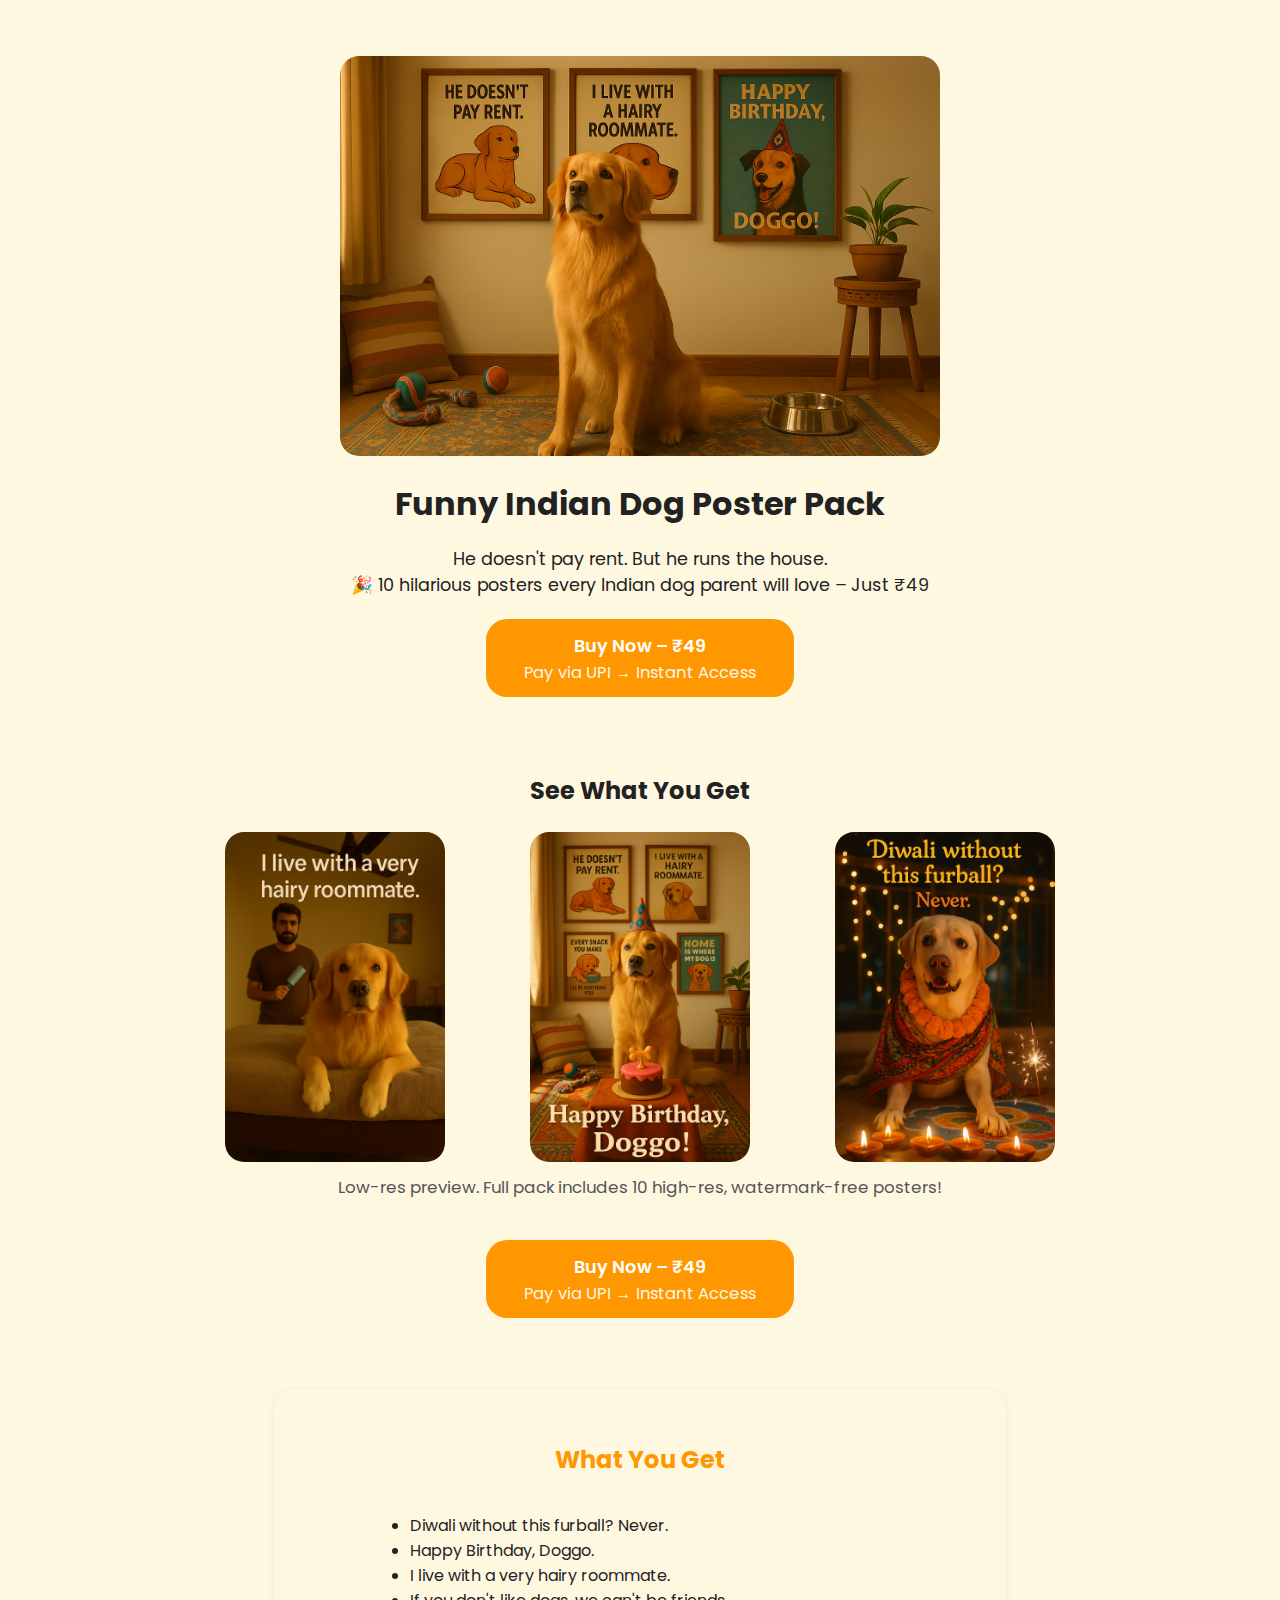
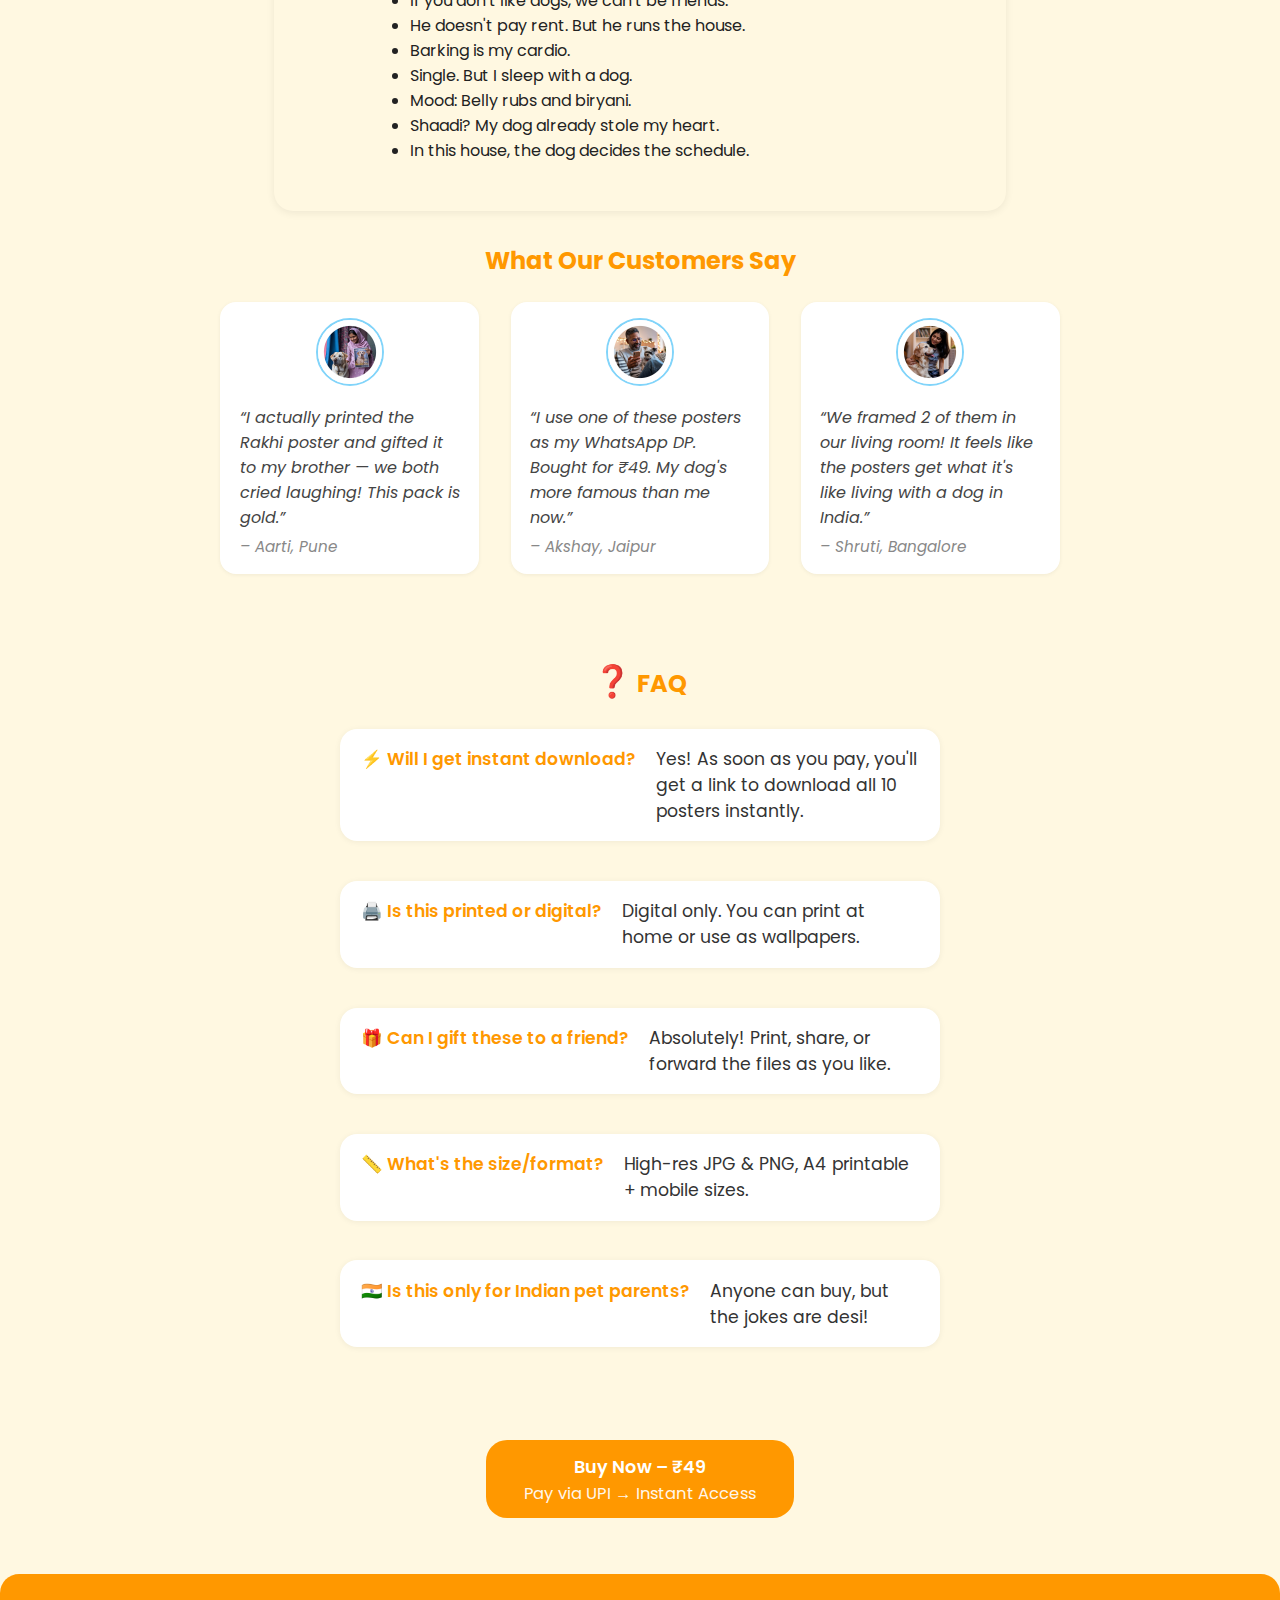
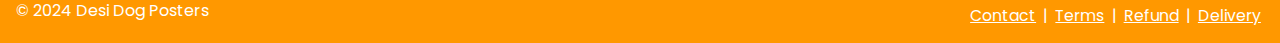
<file: index.html>
<!DOCTYPE html>
<html lang="en">
<head>
  <meta charset="UTF-8">
  <meta name="viewport" content="width=device-width, initial-scale=1.0">
  <meta name="description" content="Funny Indian Dog Poster Pack – 10 hilarious, printable posters for Indian pet parents. Only ₹49. Instant download.">
  <title>Funny Indian Dog Poster Pack – ₹49</title>
  <link rel="stylesheet" href="css/main.css">
  <link href="https://fonts.googleapis.com/css2?family=Poppins:wght@400;700&display=swap" rel="stylesheet">
  <script defer src="js/main.js"></script>
  <style>
    html { scroll-behavior: smooth; }
    .faq { max-width: 600px; margin: 2em auto; background: var(--cream); border-radius: var(--border-radius); padding: 2em 1.2em; }
    .faq h2 { color: var(--orange); text-align: center; margin-bottom: 1em; }
    .faq-item { margin-bottom: 1.2em; }
    .faq-q { font-weight: 600; color: var(--orange); }
    .faq-a { margin-left: 0.5em; }
    .final-cta { text-align: center; margin: 2.5em 0 1.5em 0; }
    .product-card .poster-img {
      width: 100%;
      height: 180px;
      object-fit: cover;
      border-radius: var(--border-radius);
      background: #fff;
      box-shadow: 0 2px 8px rgba(0,0,0,0.07);
      margin-bottom: 0;
      display: block;
    }
    @media (max-width: 600px) {
      .product-grid.center {
        flex-direction: column;
        gap: 1.2em;
      }
      .product-card {
        max-width: 95vw;
        min-width: 0;
        padding: 0.7em;
      }
      .product-card .poster-img {
        height: 38vw;
        min-height: 120px;
        max-height: 220px;
      }
    }
    .faq-list {
      display: flex;
      flex-direction: column;
      gap: 1.2em;
      margin-top: 1.2em;
    }
    .faq-item {
      background: #fff;
      border-radius: 1em;
      box-shadow: 0 1px 6px rgba(0,0,0,0.06);
      padding: 1em 1.2em;
      display: flex;
      align-items: flex-start;
      gap: 0.7em;
      font-size: 1.08em;
    }
    .faq-q {
      font-weight: 600;
      color: var(--orange);
      min-width: 120px;
      display: inline-block;
    }
    .faq-a {
      color: #333;
      flex: 1;
      display: inline-block;
    }
    .poster-preview-row {
      display: flex;
      gap: 1em;
      justify-content: center;
      margin: 1.5em 0 0.5em 0;
      flex-wrap: wrap;
      background: none;
      box-shadow: none;
      padding: 0;
    }
    .poster-preview-row .poster-img {
      width: 100%;
      max-width: 220px;
      min-width: 120px;
      height: auto;
      border-radius: var(--border-radius);
      object-fit: cover;
      background: none;
      box-shadow: none;
      margin: 0 auto;
      display: block;
    }
    @media (max-width: 600px) {
      .poster-preview-row {
        flex-direction: column;
        align-items: center;
        gap: 1.2em;
      }
      .poster-preview-row .poster-img {
        width: 90vw;
        max-width: 98vw;
        min-width: 0;
        height: auto;
      }
    }
    .footer-links {
      margin-top: 0.7em;
      font-size: 0.98em;
      color: #fff;
      text-align: center;
    }
    .footer-link {
      color: #fff;
      text-decoration: underline;
      margin: 0 0.2em;
      cursor: pointer;
      transition: color 0.2s;
    }
    .footer-link:hover { color: var(--blue); }
    .modal-overlay {
      position: fixed;
      top: 0; left: 0; right: 0; bottom: 0;
      background: rgba(0,0,0,0.45);
      z-index: 1000;
      display: flex;
      align-items: center;
      justify-content: center;
      padding: 1em;
    }
    .modal-box {
      background: #fff;
      border-radius: 1.2em;
      max-width: 95vw;
      width: 100%;
      max-width: 400px;
      padding: 2em 1.2em 1.2em 1.2em;
      box-shadow: 0 4px 24px rgba(0,0,0,0.13);
      position: relative;
      font-size: 1.08em;
      color: #222;
      animation: modalIn 0.2s;
    }
    @keyframes modalIn {
      from { transform: translateY(40px) scale(0.97); opacity: 0; }
      to { transform: none; opacity: 1; }
    }
    .modal-close {
      position: absolute;
      top: 0.7em;
      right: 1em;
      background: none;
      border: none;
      font-size: 2em;
      color: #888;
      cursor: pointer;
      transition: color 0.2s;
    }
    .modal-close:hover { color: var(--orange); }
    @media (max-width: 600px) {
      .modal-box { max-width: 98vw; padding: 1.2em 0.7em 0.7em 0.7em; }
    }
    .modal-box h3 { color: var(--orange); margin-top: 0; }
    .modal-box p, .modal-box ul { margin-bottom: 0.7em; }
    .modal-box ul { padding-left: 1.2em; }
    .modal-box strong { color: var(--orange); }
    .cta small {
      display: block;
      font-size: 0.93em;
      color: #fff;
      opacity: 0.92;
      margin-top: 0.18em;
      text-align: center;
      font-weight: 400;
      letter-spacing: 0.01em;
      line-height: 1.3;
      padding: 0 0.2em;
    }
    @media (max-width: 600px) {
      .cta small {
        font-size: 0.98em;
        padding: 0 0.1em;
      }
    }
  </style>
</head>
<body>
  <main>
    <!-- Hero Section -->
    <section class="hero" id="hero">
      <img src="images/hero-banner.png.png" alt="Golden retriever with funny dog posters on wall" class="hero-banner">
      <h1>Funny Indian Dog Poster Pack</h1>
      <p>He doesn't pay rent. But he runs the house.<br>🎉 10 hilarious posters every Indian dog parent will love – Just ₹49</p>
      <a href="https://www.instamojo.com/your-link" class="cta" target="_blank" rel="noopener">Buy Now – ₹49<br><small>Pay via UPI → Instant Access</small></a>
    </section>
    <!-- Poster Preview -->
    <section class="product-showcase" id="buy">
      <h2>See What You Get</h2>
      <div class="product-grid center poster-preview-row">
        <img src="images/he-doesnt-pay-rent.png.png" alt="He doesn't pay rent poster" class="poster-img">
        <img src="images/happy-birthday-doggo.png.png" alt="Happy Birthday Doggo poster" class="poster-img">
        <img src="images/diwali-dog.png.png" alt="Diwali Dog poster" class="poster-img">
      </div>
      <div class="preview-note">Low-res preview. Full pack includes 10 high-res, watermark-free posters!</div>
      <div class="final-cta">
        <a href="https://www.instamojo.com/your-link" class="cta" target="_blank" rel="noopener">Buy Now – ₹49<br><small>Pay via UPI → Instant Access</small></a>
      </div>
    </section>
    <!-- What You Get -->
    <section class="how-it-works improved cream-bg">
      <h2 class="orange-text">What You Get</h2>
      <ul style="text-align:left; max-width:500px; margin:1em auto;">
        <li>Diwali without this furball? Never.</li>
        <li>Happy Birthday, Doggo.</li>
        <li>I live with a very hairy roommate.</li>
        <li>If you don't like dogs, we can't be friends.</li>
        <li>He doesn't pay rent. But he runs the house.</li>
        <li>Barking is my cardio.</li>
        <li>Single. But I sleep with a dog.</li>
        <li>Mood: Belly rubs and biryani.</li>
        <li>Shaadi? My dog already stole my heart.</li>
        <li>In this house, the dog decides the schedule.</li>
      </ul>
    </section>
    <!-- Testimonials -->
    <section class="testimonials cream-bg">
      <h2 class="orange-text" style="text-align: center;">What Our Customers Say</h2>
      <div class="testimonial-list">
        <div class="testimonial">
          <img src="testimonals/aarti.png.png" alt="Aarti, Pune">
          <blockquote>“I actually printed the Rakhi poster and gifted it to my brother — we both cried laughing! This pack is gold.”<br><span>– Aarti, Pune</span></blockquote>
        </div>
        <div class="testimonial">
          <img src="testimonals/Akshay.png.png" alt="Akshay, Jaipur">
          <blockquote>“I use one of these posters as my WhatsApp DP. Bought for ₹49. My dog's more famous than me now.”<br><span>– Akshay, Jaipur</span></blockquote>
        </div>
        <div class="testimonial">
          <img src="testimonals/Shruti.png.png" alt="Shruti, Bangalore">
          <blockquote>“We framed 2 of them in our living room! It feels like the posters get what it's like living with a dog in India.”<br><span>– Shruti, Bangalore</span></blockquote>
        </div>
      </div>
    </section>
    <!-- FAQ -->
    <section class="faq">
      <h2><span style="font-size:1.3em;">❓</span> FAQ</h2>
      <div class="faq-list">
        <div class="faq-item"><span class="faq-q">⚡ Will I get instant download?</span><span class="faq-a">Yes! As soon as you pay, you'll get a link to download all 10 posters instantly.</span></div>
        <div class="faq-item"><span class="faq-q">🖨️ Is this printed or digital?</span><span class="faq-a">Digital only. You can print at home or use as wallpapers.</span></div>
        <div class="faq-item"><span class="faq-q">🎁 Can I gift these to a friend?</span><span class="faq-a">Absolutely! Print, share, or forward the files as you like.</span></div>
        <div class="faq-item"><span class="faq-q">📏 What's the size/format?</span><span class="faq-a">High-res JPG & PNG, A4 printable + mobile sizes.</span></div>
        <div class="faq-item"><span class="faq-q">🇮🇳 Is this only for Indian pet parents?</span><span class="faq-a">Anyone can buy, but the jokes are desi!</span></div>
      </div>
    </section>
    <!-- Final CTA -->
    <div class="final-cta">
      <a href="https://www.instamojo.com/your-link" class="cta" target="_blank" rel="noopener">Buy Now – ₹49<br><small>Pay via UPI → Instant Access</small></a>
    </div>
  </main>
  <footer>
    <div class="footer-content">
      <span>&copy; 2024 Desi Dog Posters</span>
      <div class="footer-links">
        <a href="contact.html" class="footer-link">Contact</a> |
        <a href="terms.html" class="footer-link">Terms</a> |
        <a href="refund.html" class="footer-link">Refund</a> |
        <a href="delivery.html" class="footer-link">Delivery</a>
      </div>
    </div>
  </footer>
</body>
</html>
</file>
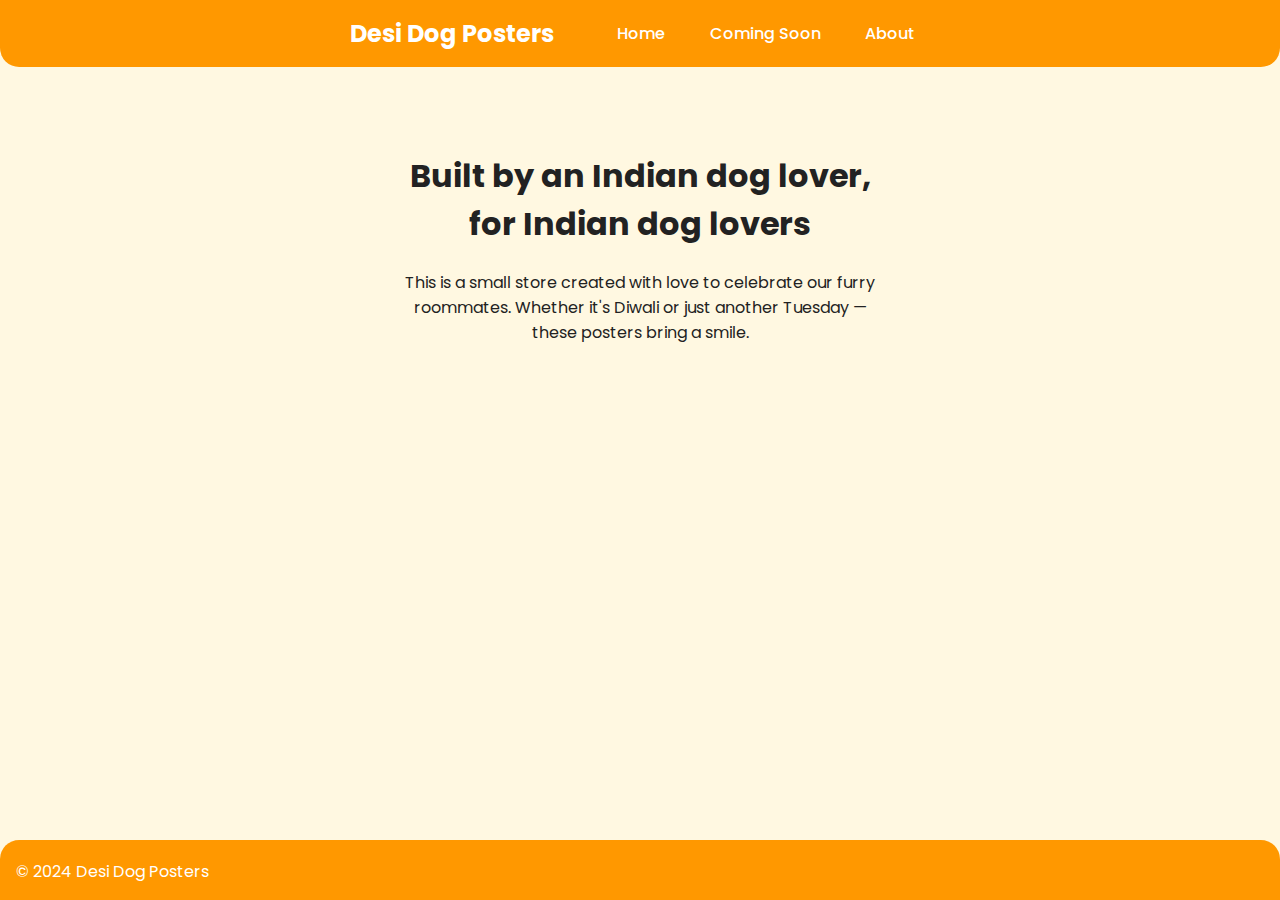
<file: about.html>
<!DOCTYPE html>
<html lang="en">
<head>
  <meta charset="UTF-8">
  <meta name="viewport" content="width=device-width, initial-scale=1.0">
  <meta name="description" content="About Desi Dog Posters – Built by an Indian dog lover, for Indian dog lovers.">
  <title>About – Desi Dog Posters</title>
  <link rel="stylesheet" href="css/main.css">
  <link href="https://fonts.googleapis.com/css2?family=Poppins:wght@400;700&display=swap" rel="stylesheet">
  <script defer src="js/main.js"></script>
</head>
<body>
  <header>
    <nav class="center-nav">
      <a href="index.html" class="logo">Desi Dog Posters</a>
      <button id="mode-toggle" aria-label="Toggle light/dark mode">🌙</button>
      <ul>
        <li><a href="index.html">Home</a></li>
        <li><a href="coming-soon.html">Coming Soon</a></li>
        <li><a href="about.html">About</a></li>
      </ul>
    </nav>
  </header>
  <main>
    <section class="about">
      <h1>Built by an Indian dog lover, for Indian dog lovers</h1>
      <p>This is a small store created with love to celebrate our furry roommates. Whether it's Diwali or just another Tuesday — these posters bring a smile.</p>
      
    </section>
  </main>
  <footer>
    <div class="footer-content">
      <span>&copy; 2024 Desi Dog Posters</span>
      <div class="socials">
        <!-- Social/contact placeholders -->
      </div>
    </div>
  </footer>
</body>
</html>
</file>
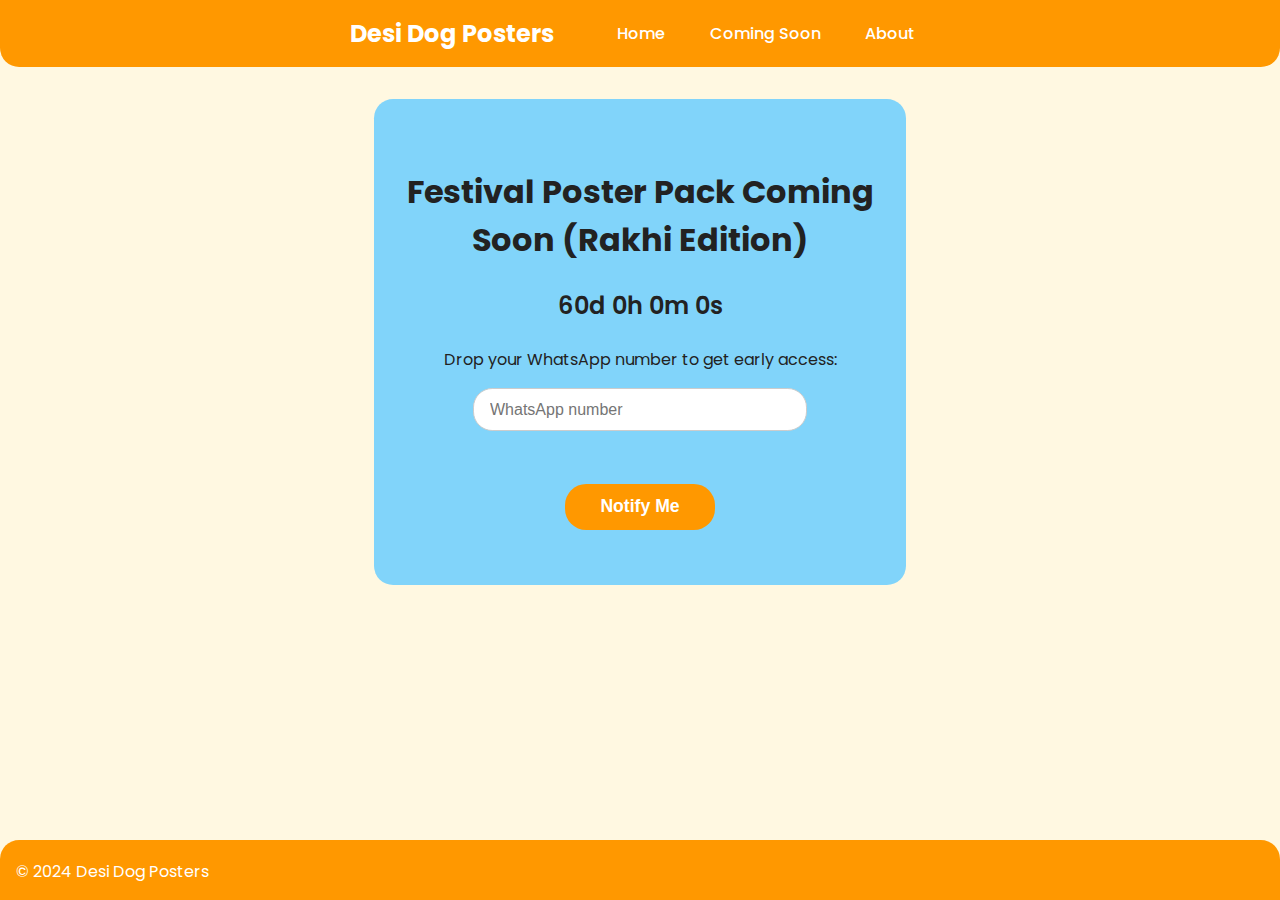
<file: coming-soon.html>
<!DOCTYPE html>
<html lang="en">
<head>
  <meta charset="UTF-8">
  <meta name="viewport" content="width=device-width, initial-scale=1.0">
  <meta name="description" content="Festival Poster Pack Coming Soon (Rakhi Edition) – Desi Dog Posters. Drop your WhatsApp number for early access!">
  <title>Coming Soon – Desi Dog Posters</title>
  <link rel="stylesheet" href="css/main.css">
  <link href="https://fonts.googleapis.com/css2?family=Poppins:wght@400;700&display=swap" rel="stylesheet">
  <script defer src="js/main.js"></script>
</head>
<body>
  <header>
    <nav class="center-nav">
      <a href="index.html" class="logo">Desi Dog Posters</a>
      <button id="mode-toggle" aria-label="Toggle light/dark mode">🌙</button>
      <ul>
        <li><a href="index.html">Home</a></li>
        <li><a href="coming-soon.html">Coming Soon</a></li>
        <li><a href="about.html">About</a></li>
      </ul>
    </nav>
  </header>
  <main>
    <section class="coming-soon-banner">
      <h1>Festival Poster Pack Coming Soon (Rakhi Edition)</h1>
      <div id="countdown"></div>
      <p>Drop your WhatsApp number to get early access:</p>
      <form id="whatsapp-form" autocomplete="off">
        <input type="text" id="whatsapp-input" placeholder="WhatsApp number" required>
        <div class="error" id="whatsapp-error"></div>
        <button type="submit" id="whatsapp-submit">Notify Me</button>
        <div class="success-message" id="whatsapp-success"></div>
      </form>
    </section>
  </main>
  <footer>
    <div class="footer-content">
      <span>&copy; 2024 Desi Dog Posters</span>
      <div class="socials">
        <!-- Social/contact placeholders -->
      </div>
    </div>
  </footer>
</body>
</html>
</file>
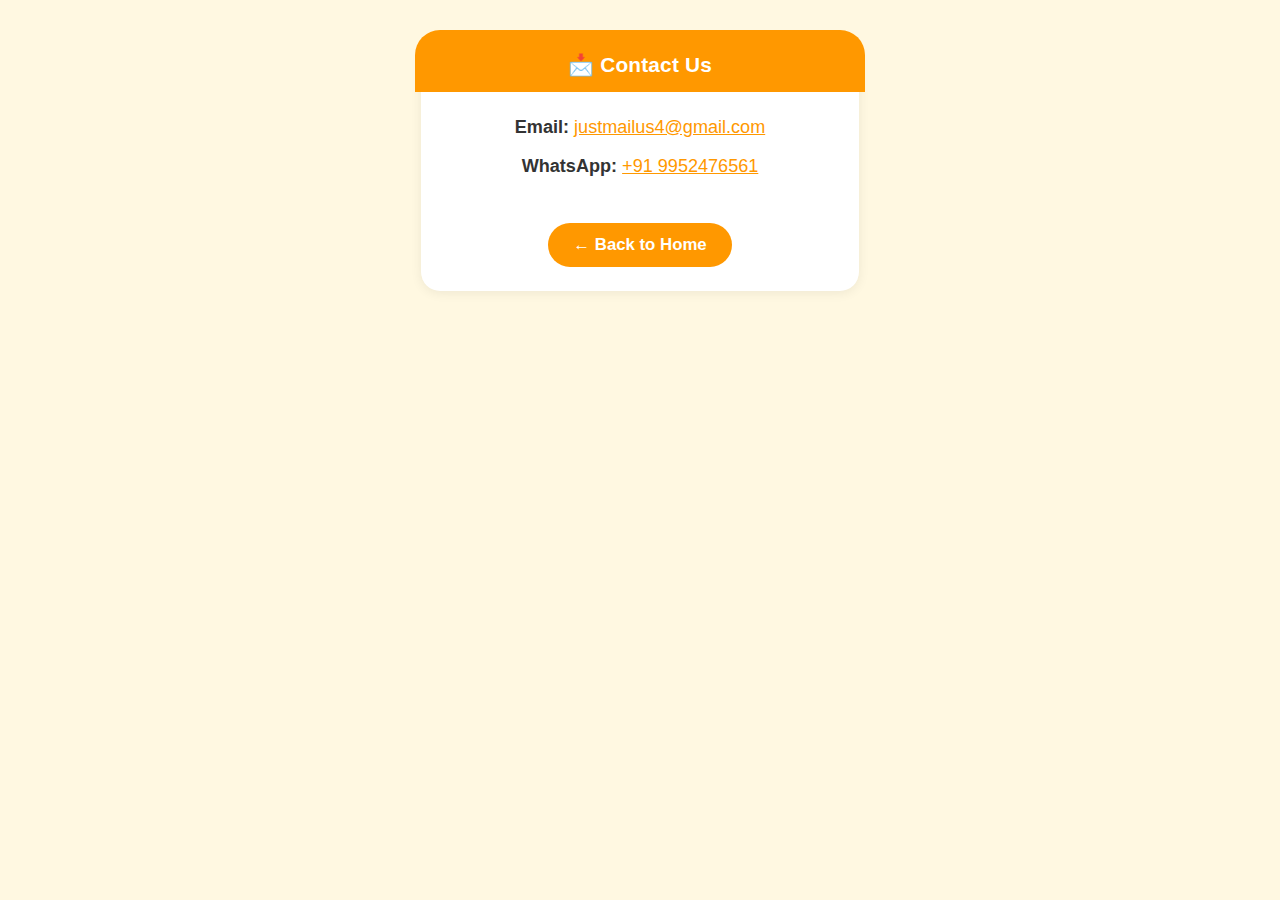
<file: contact.html>
<!DOCTYPE html>
<html lang="en">
<head>
  <meta charset="UTF-8">
  <meta name="viewport" content="width=device-width, initial-scale=1.0">
  <title>Contact Us – Desi Dog Posters</title>
  <link rel="stylesheet" href="css/main.css">
  <style>
    body {
      background: var(--cream);
      font-family: 'Poppins', Arial, sans-serif;
      margin: 0;
      min-height: 100vh;
      display: flex;
      flex-direction: column;
      align-items: center;
      justify-content: flex-start;
    }
    .contact-container {
      background: #fff;
      border-radius: var(--border-radius);
      box-shadow: 0 2px 12px rgba(0,0,0,0.07);
      max-width: 400px;
      width: 95vw;
      margin: 2.5em 0 1.5em 0;
      padding: 2em 1.2em 1.5em 1.2em;
      text-align: center;
    }
    .contact-header {
      background: var(--orange);
      color: #fff;
      border-top-left-radius: var(--border-radius);
      border-top-right-radius: var(--border-radius);
      padding: 1.1em 0 0.7em 0;
      margin: -2em -1.2em 1.2em -1.2em;
      font-size: 1.3em;
      font-weight: 700;
      letter-spacing: 0.01em;
    }
    .contact-info {
      font-size: 1.13em;
      margin: 1.2em 0 0.7em 0;
      color: #333;
    }
    .contact-info a {
      color: var(--orange);
      text-decoration: underline;
      word-break: break-all;
    }
    .back-link {
      display: inline-block;
      margin-top: 1.7em;
      background: var(--orange);
      color: #fff;
      padding: 0.7em 1.5em;
      border-radius: 2em;
      text-decoration: none;
      font-weight: 600;
      font-size: 1.05em;
      transition: background 0.2s;
    }
    .back-link:hover { background: var(--blue); color: var(--text); }
  </style>
</head>
<body>
  <div class="contact-container">
    <div class="contact-header">📩 Contact Us</div>
    <div class="contact-info">
      <p><strong>Email:</strong> <a href="mailto:justmailus4@gmail.com">justmailus4@gmail.com</a></p>
      <p><strong>WhatsApp:</strong> <a href="https://wa.me/919952476561" target="_blank">+91 9952476561</a></p>
    </div>
    <a href="index.html" class="back-link">← Back to Home</a>
  </div>
</body>
</html>
</file>
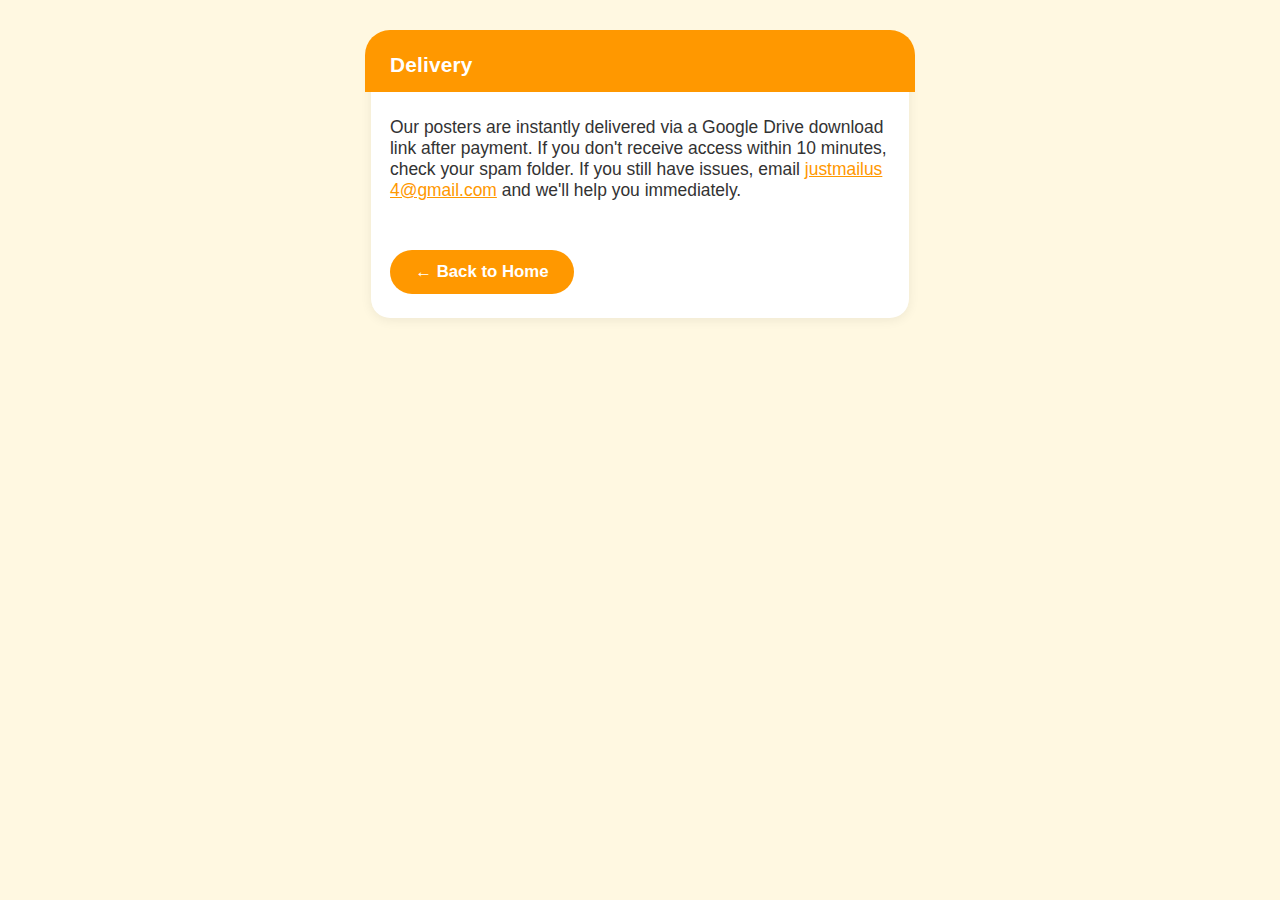
<file: delivery.html>
<!DOCTYPE html>
<html lang="en">
<head>
  <meta charset="UTF-8">
  <meta name="viewport" content="width=device-width, initial-scale=1.0">
  <title>Delivery – Desi Dog Posters</title>
  <link rel="stylesheet" href="css/main.css">
  <style>
    body {
      background: var(--cream);
      font-family: 'Poppins', Arial, sans-serif;
      margin: 0;
      min-height: 100vh;
      display: flex;
      flex-direction: column;
      align-items: center;
      justify-content: flex-start;
    }
    .delivery-container {
      background: #fff;
      border-radius: var(--border-radius);
      box-shadow: 0 2px 12px rgba(0,0,0,0.07);
      max-width: 500px;
      width: 97vw;
      margin: 2.5em 0 1.5em 0;
      padding: 2em 1.2em 1.5em 1.2em;
      text-align: left;
    }
    .delivery-header {
      background: var(--orange);
      color: #fff;
      border-top-left-radius: var(--border-radius);
      border-top-right-radius: var(--border-radius);
      padding: 1.1em 0 0.7em 1.2em;
      margin: -2em -1.2em 1.2em -1.2em;
      font-size: 1.3em;
      font-weight: 700;
      letter-spacing: 0.01em;
    }
    .delivery-content {
      font-size: 1.09em;
      color: #333;
      margin-bottom: 1.2em;
    }
    .delivery-content a {
      color: var(--orange);
      text-decoration: underline;
      word-break: break-all;
    }
    .back-link {
      display: inline-block;
      margin-top: 1.7em;
      background: var(--orange);
      color: #fff;
      padding: 0.7em 1.5em;
      border-radius: 2em;
      text-decoration: none;
      font-weight: 600;
      font-size: 1.05em;
      transition: background 0.2s;
    }
    .back-link:hover { background: var(--blue); color: var(--text); }
  </style>
</head>
<body>
  <div class="delivery-container">
    <div class="delivery-header">Delivery</div>
    <div class="delivery-content">
      Our posters are instantly delivered via a Google Drive download link after payment. If you don't receive access within 10 minutes, check your spam folder. If you still have issues, email <a href="mailto:justmailus4@gmail.com">justmailus4@gmail.com</a> and we'll help you immediately.
    </div>
    <a href="index.html" class="back-link">← Back to Home</a>
  </div>
</body>
</html>
</file>
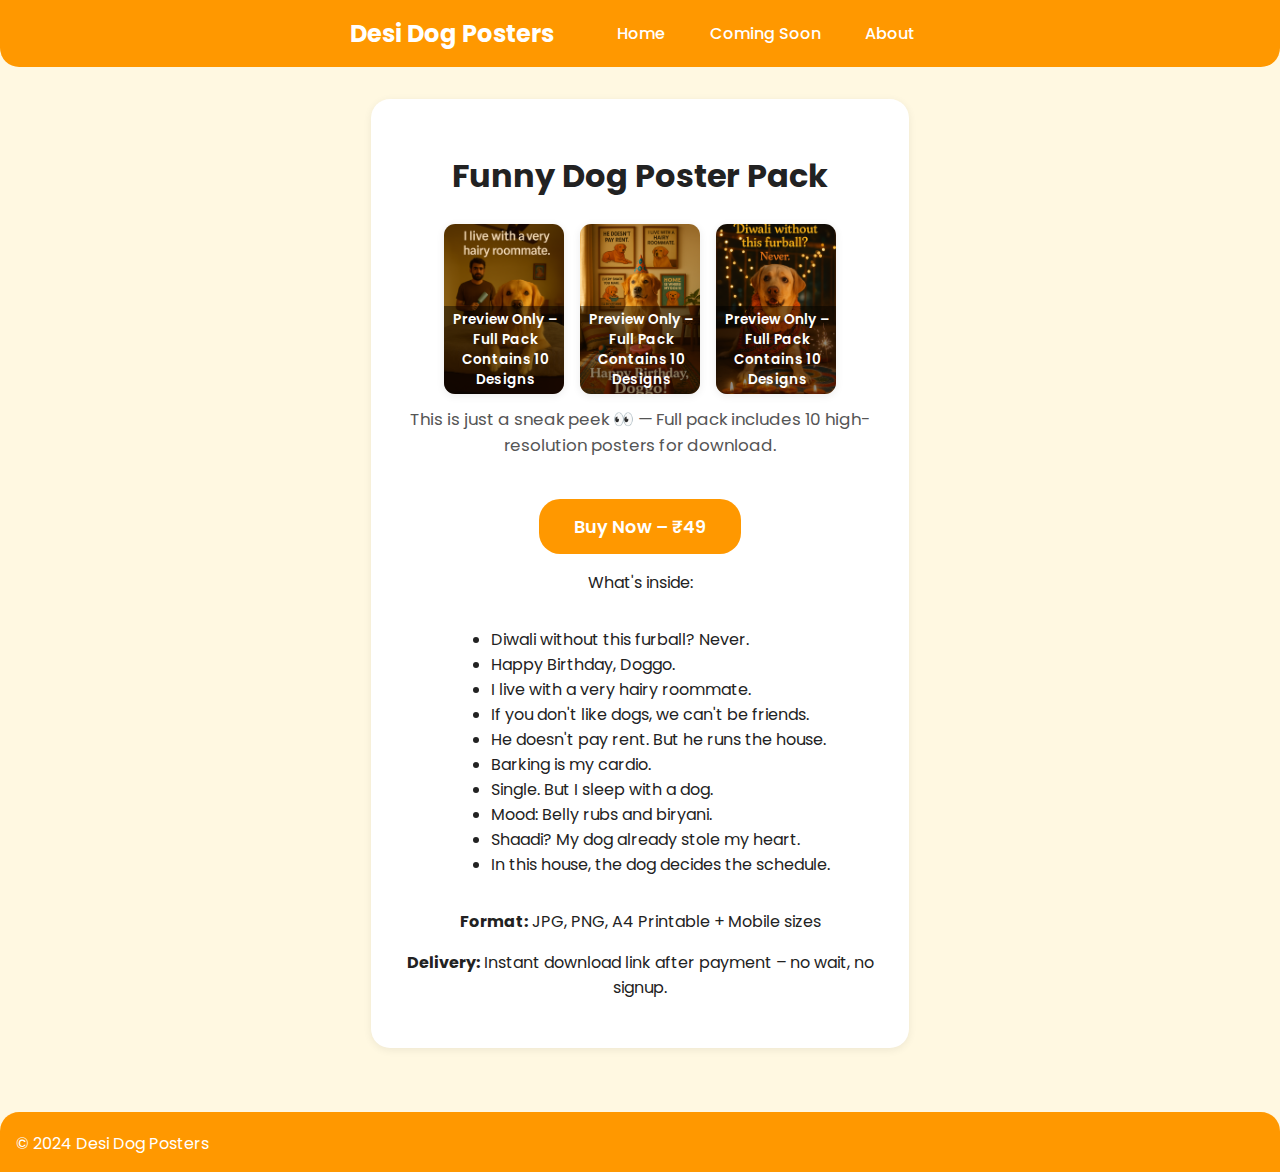
<file: product.html>
<!DOCTYPE html>
<html lang="en">
<head>
  <meta charset="UTF-8">
  <meta name="viewport" content="width=device-width, initial-scale=1.0">
  <meta name="description" content="View details of our Desi Dog Poster Packs. Printable, shareable, and perfect for Indian pet lovers. Only ₹49.">
  <title>Poster Pack Details – Desi Dog Posters</title>
  <link rel="stylesheet" href="css/main.css">
  <link href="https://fonts.googleapis.com/css2?family=Poppins:wght@400;700&display=swap" rel="stylesheet">
  <script defer src="js/main.js"></script>
</head>
<body>
  <header>
    <nav class="center-nav">
      <a href="index.html" class="logo">Desi Dog Posters</a>
      <ul>
        <li><a href="index.html">Home</a></li>
        <li><a href="coming-soon.html">Coming Soon</a></li>
        <li><a href="about.html">About</a></li>
      </ul>
    </nav>
  </header>
  <main>
    <section class="product-detail">
      
      <h1>Funny Dog Poster Pack</h1>
      <div class="poster-preview-row">
        <div class="poster-thumb">
          <img src="images/he-doesnt-pay-rent.png.png"
           alt="He doesn't pay rent poster">
          <div class="watermark">Preview Only – Full Pack Contains 10 Designs</div>
        </div>
        <div class="poster-thumb">
          <img src="images/happy-birthday-doggo.png.png" alt="Happy Birthday Doggo poster">
          <div class="watermark">Preview Only – Full Pack Contains 10 Designs</div>
        </div>
        <div class="poster-thumb">
          <img src="images/diwali-dog.png.png" alt="Diwali Dog poster">
          <div class="watermark">Preview Only – Full Pack Contains 10 Designs</div>
        </div>
      </div>
      <p class="preview-note">This is just a sneak peek 👀 — Full pack includes 10 high-resolution posters for download.</p>
      <a href="https://www.instamojo.com/your-link" class="btn buy-btn" target="_blank" rel="noopener">Buy Now – ₹49</a>
      <p>What's inside:</p>
      <ul>
        <li>Diwali without this furball? Never.</li>
        <li>Happy Birthday, Doggo.</li>
        <li>I live with a very hairy roommate.</li>
        <li>If you don't like dogs, we can't be friends.</li>
        <li>He doesn't pay rent. But he runs the house.</li>
        <li>Barking is my cardio.</li>
        <li>Single. But I sleep with a dog.</li>
        <li>Mood: Belly rubs and biryani.</li>
        <li>Shaadi? My dog already stole my heart.</li>
        <li>In this house, the dog decides the schedule.</li>
      </ul>
      <p><strong>Format:</strong> JPG, PNG, A4 Printable + Mobile sizes</p>
      <p><strong>Delivery:</strong> Instant download link after payment – no wait, no signup. </p>
    </section>
  </main>
  <footer>
    <div class="footer-content">
      <span>&copy; 2024 Desi Dog Posters</span>
      <div class="socials">
        <!-- Social/contact placeholders -->
      </div>
    </div>
  </footer>
</body>
</html>
</file>
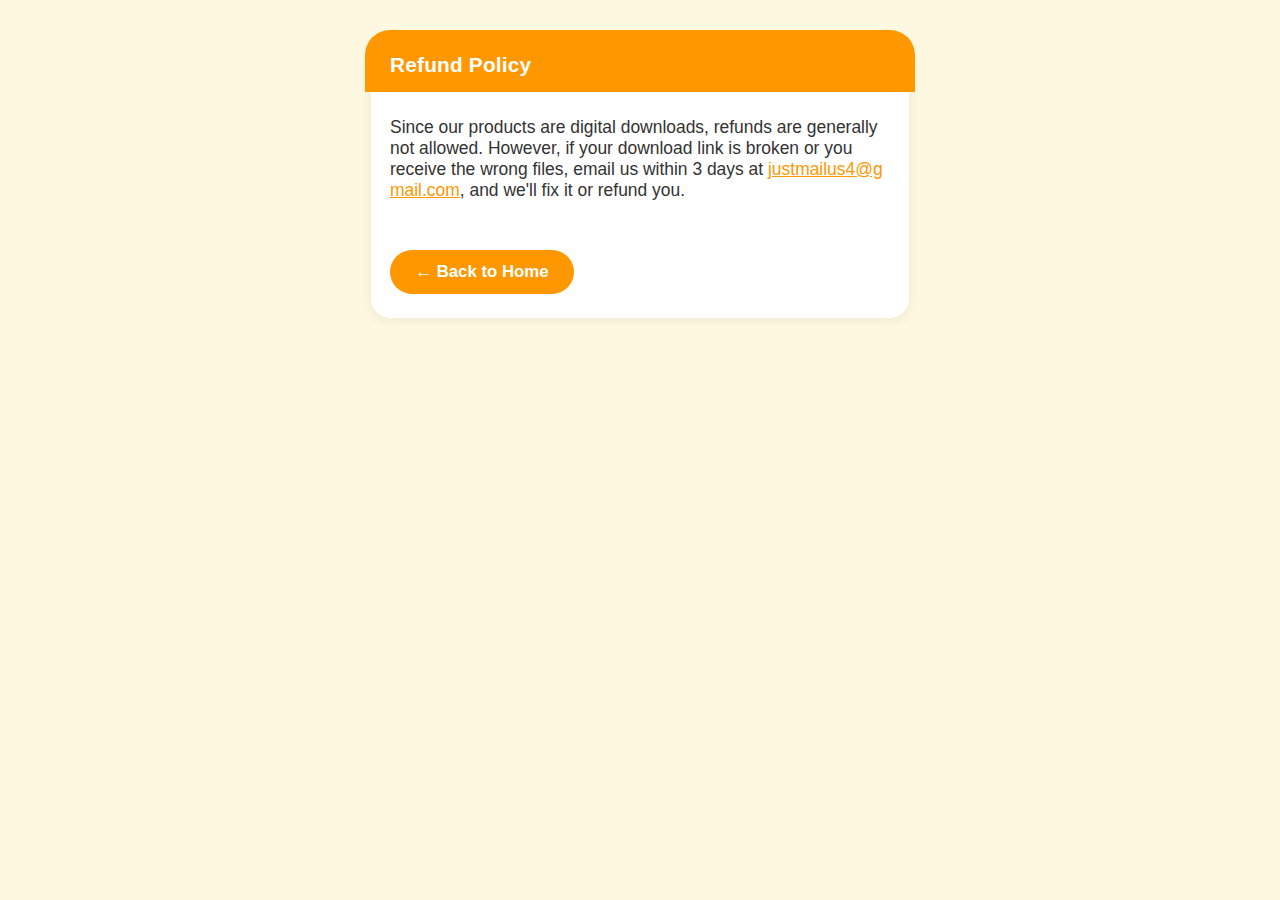
<file: refund.html>
<!DOCTYPE html>
<html lang="en">
<head>
  <meta charset="UTF-8">
  <meta name="viewport" content="width=device-width, initial-scale=1.0">
  <title>Refund Policy – Desi Dog Posters</title>
  <link rel="stylesheet" href="css/main.css">
  <style>
    body {
      background: var(--cream);
      font-family: 'Poppins', Arial, sans-serif;
      margin: 0;
      min-height: 100vh;
      display: flex;
      flex-direction: column;
      align-items: center;
      justify-content: flex-start;
    }
    .refund-container {
      background: #fff;
      border-radius: var(--border-radius);
      box-shadow: 0 2px 12px rgba(0,0,0,0.07);
      max-width: 500px;
      width: 97vw;
      margin: 2.5em 0 1.5em 0;
      padding: 2em 1.2em 1.5em 1.2em;
      text-align: left;
    }
    .refund-header {
      background: var(--orange);
      color: #fff;
      border-top-left-radius: var(--border-radius);
      border-top-right-radius: var(--border-radius);
      padding: 1.1em 0 0.7em 1.2em;
      margin: -2em -1.2em 1.2em -1.2em;
      font-size: 1.3em;
      font-weight: 700;
      letter-spacing: 0.01em;
    }
    .refund-content {
      font-size: 1.09em;
      color: #333;
      margin-bottom: 1.2em;
    }
    .refund-content a {
      color: var(--orange);
      text-decoration: underline;
      word-break: break-all;
    }
    .back-link {
      display: inline-block;
      margin-top: 1.7em;
      background: var(--orange);
      color: #fff;
      padding: 0.7em 1.5em;
      border-radius: 2em;
      text-decoration: none;
      font-weight: 600;
      font-size: 1.05em;
      transition: background 0.2s;
    }
    .back-link:hover { background: var(--blue); color: var(--text); }
  </style>
</head>
<body>
  <div class="refund-container">
    <div class="refund-header">Refund Policy</div>
    <div class="refund-content">
      Since our products are digital downloads, refunds are generally not allowed. However, if your download link is broken or you receive the wrong files, email us within 3 days at <a href="mailto:justmailus4@gmail.com">justmailus4@gmail.com</a>, and we'll fix it or refund you.
    </div>
    <a href="index.html" class="back-link">← Back to Home</a>
  </div>
</body>
</html>
</file>
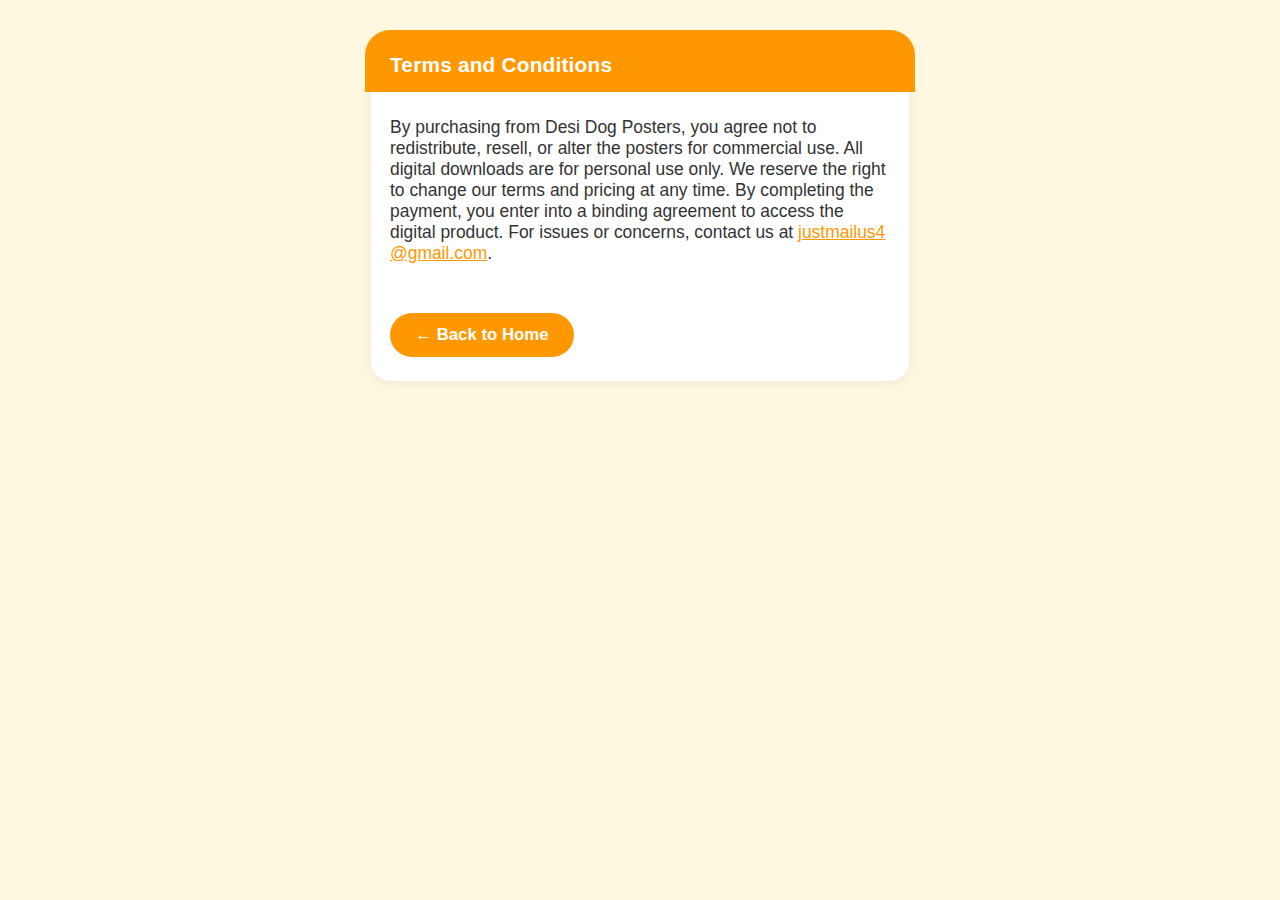
<file: terms.html>
<!DOCTYPE html>
<html lang="en">
<head>
  <meta charset="UTF-8">
  <meta name="viewport" content="width=device-width, initial-scale=1.0">
  <title>Terms and Conditions – Desi Dog Posters</title>
  <link rel="stylesheet" href="css/main.css">
  <style>
    body {
      background: var(--cream);
      font-family: 'Poppins', Arial, sans-serif;
      margin: 0;
      min-height: 100vh;
      display: flex;
      flex-direction: column;
      align-items: center;
      justify-content: flex-start;
    }
    .terms-container {
      background: #fff;
      border-radius: var(--border-radius);
      box-shadow: 0 2px 12px rgba(0,0,0,0.07);
      max-width: 500px;
      width: 97vw;
      margin: 2.5em 0 1.5em 0;
      padding: 2em 1.2em 1.5em 1.2em;
      text-align: left;
    }
    .terms-header {
      background: var(--orange);
      color: #fff;
      border-top-left-radius: var(--border-radius);
      border-top-right-radius: var(--border-radius);
      padding: 1.1em 0 0.7em 1.2em;
      margin: -2em -1.2em 1.2em -1.2em;
      font-size: 1.3em;
      font-weight: 700;
      letter-spacing: 0.01em;
    }
    .terms-content {
      font-size: 1.09em;
      color: #333;
      margin-bottom: 1.2em;
    }
    .terms-content a {
      color: var(--orange);
      text-decoration: underline;
      word-break: break-all;
    }
    .back-link {
      display: inline-block;
      margin-top: 1.7em;
      background: var(--orange);
      color: #fff;
      padding: 0.7em 1.5em;
      border-radius: 2em;
      text-decoration: none;
      font-weight: 600;
      font-size: 1.05em;
      transition: background 0.2s;
    }
    .back-link:hover { background: var(--blue); color: var(--text); }
  </style>
</head>
<body>
  <div class="terms-container">
    <div class="terms-header">Terms and Conditions</div>
    <div class="terms-content">
      By purchasing from Desi Dog Posters, you agree not to redistribute, resell, or alter the posters for commercial use. All digital downloads are for personal use only. We reserve the right to change our terms and pricing at any time. By completing the payment, you enter into a binding agreement to access the digital product. For issues or concerns, contact us at <a href="mailto:justmailus4@gmail.com">justmailus4@gmail.com</a>.
    </div>
    <a href="index.html" class="back-link">← Back to Home</a>
  </div>
</body>
</html>
</file>
<file: css/main.css>
/* Google Fonts already linked in HTML */
:root {
  --orange: #FF9800;
  --cream: #FFF8E1;
  --blue: #81D4FA;
  --text: #222;
  --bg: #FFF8E1;
  --card-bg: #fff;
  --btn-bg: #FF9800;
  --btn-text: #fff;
  --border-radius: 1.2em;
}
html {
  font-family: 'Poppins', Arial, sans-serif;
  font-size: 16px;
  background: var(--bg);
  color: var(--text);
  height: 100%;
}
body {
  margin: 0;
  background: var(--bg);
  color: var(--text);
  min-height: 100vh;
  display: flex;
  flex-direction: column;
}
header nav {
  display: flex;
  align-items: center;
  justify-content: space-between;
  padding: 1em 1.5em;
  background: var(--orange);
  border-bottom-left-radius: var(--border-radius);
  border-bottom-right-radius: var(--border-radius);
}
.logo {
  font-weight: 700;
  font-size: 1.3em;
  color: var(--btn-text);
  text-decoration: none;
}
nav ul {
  list-style: none;
  display: flex;
  gap: 1em;
  margin: 0;
  padding: 0;
}
nav ul li a {
  color: var(--btn-text);
  text-decoration: none;
  font-weight: 500;
  border-radius: 1em;
  padding: 0.3em 0.9em;
  transition: background 0.2s;
}
nav ul li a:hover {
  background: var(--blue);
  color: var(--text);
}
#mode-toggle { display: none; }
.hero {
  text-align: center;
  padding: 2.5em 1em 1.5em 1em;
  background: var(--cream);
  border-radius: var(--border-radius);
  margin: 1em auto 0 auto;
  max-width: 600px;
}
.hero h1 {
  font-size: 2em;
  margin-bottom: 0.5em;
}
.hero p {
  font-size: 1.1em;
  margin-bottom: 1.2em;
}
.cta {
  display: inline-block;
  background: var(--btn-bg);
  color: var(--btn-text);
  padding: 0.8em 2em;
  border-radius: var(--border-radius);
  font-size: 1.1em;
  text-decoration: none;
  font-weight: 600;
  transition: background 0.2s;
}
.cta:hover {
  background: var(--blue);
  color: var(--text);
}
.product-showcase {
  padding: 2em 1em 1em 1em;
  max-width: 900px;
  margin: 0 auto;
}
.product-showcase h2 {
  text-align: center;
  margin-bottom: 1em;
}
.product-grid {
  display: grid;
  grid-template-columns: 1fr;
  gap: 1.5em;
}
.product-grid.center {
  justify-content: center;
  display: flex;
}
.product-card {
  background: var(--card-bg);
  border-radius: var(--border-radius);
  box-shadow: 0 2px 8px rgba(0,0,0,0.07);
  padding: 1.2em;
  text-align: center;
  display: flex;
  flex-direction: column;
  align-items: center;
}
.product-card img {
  width: 100%;
  max-width: 220px;
  border-radius: var(--border-radius);
  margin-bottom: 1em;
}
.product-card h3 {
  margin: 0.5em 0 0.3em 0;
  font-size: 1.2em;
}
.product-card p {
  font-size: 1em;
  margin-bottom: 1em;
}
.product-card .btn {
  background: var(--btn-bg);
  color: var(--btn-text);
  border: none;
  border-radius: var(--border-radius);
  padding: 0.7em 1.5em;
  font-size: 1em;
  font-weight: 600;
  text-decoration: none;
  cursor: pointer;
  transition: background 0.2s;
}
.product-card .btn:hover {
  background: var(--blue);
  color: var(--text);
}
.cream-bg {
  background: var(--cream) !important;
}
.orange-text {
  color: var(--orange) !important;
}
.testimonials, .how-it-works.improved {
  background: var(--cream);
  color: var(--text);
}
.testimonials h2, .how-it-works.improved h2, .how-it-works .step-icon {
  color: var(--orange);
}
.testimonial-list {
  display: flex;
  flex-wrap: wrap;
  gap: 2em;
  justify-content: center;
  margin-top: 1.5em;
}
.testimonial {
  background: var(--card-bg);
  border-radius: 1em;
  box-shadow: 0 1px 4px rgba(0,0,0,0.06);
  padding: 1em 1.2em;
  display: flex;
  flex-direction: column;
  align-items: center;
  max-width: 220px;
}
.testimonial img {
  width: 64px;
  height: 64px;
  border-radius: 50%;
  object-fit: cover;
  margin-bottom: 0.7em;
  border: 2px solid var(--blue);
}
.testimonial blockquote {
  font-style: italic;
  margin: 0.5em 0 0 0;
  background: none;
  padding: 0;
  color: #444;
}
.testimonial span {
  display: block;
  font-size: 0.95em;
  margin-top: 0.3em;
  color: #888;
}
.how-it-works {
  padding: 2em 1em;
  max-width: 600px;
  margin: 2em auto;
  background: var(--cream);
  border-radius: var(--border-radius);
}
.how-it-works h2 {
  text-align: center;
  margin-bottom: 1em;
}
.how-it-works ol {
  padding-left: 1.2em;
  font-size: 1.1em;
}
.how-it-works.improved {
  background: var(--blue);
  border-radius: var(--border-radius);
  padding: 2em 1em;
  margin: 2em auto;
  max-width: 700px;
  box-shadow: 0 2px 8px rgba(0,0,0,0.07);
}
.how-it-works.improved h2 {
  text-align: center;
  margin-bottom: 1.5em;
}
.how-it-works .steps {
  display: flex;
  flex-wrap: wrap;
  justify-content: center;
  gap: 2em;
}
.how-it-works .step {
  display: flex;
  flex-direction: column;
  align-items: center;
  background: var(--card-bg);
  border-radius: 1em;
  padding: 1em 1.2em;
  min-width: 120px;
  box-shadow: 0 1px 4px rgba(0,0,0,0.06);
  margin-bottom: 1em;
}
.how-it-works .step-icon {
  font-size: 2em;
  margin-bottom: 0.5em;
}
.how-it-works .step-text {
  font-size: 1.05em;
  font-weight: 500;
  text-align: center;
}
footer {
  margin-top: 2em;
  background: var(--orange);
  color: var(--btn-text);
  border-top-left-radius: var(--border-radius);
  border-top-right-radius: var(--border-radius);
  padding: 1.2em 1em 1em 1em;
  flex-shrink: 0;
}
.footer-content {
  display: flex;
  flex-direction: column;
  align-items: center;
  gap: 0.7em;
}
.socials {
  display: flex;
  gap: 1em;
}
/* Product Detail Page */
.product-detail {
  max-width: 500px;
  margin: 2em auto;
  background: var(--card-bg);
  border-radius: var(--border-radius);
  box-shadow: 0 2px 8px rgba(0,0,0,0.07);
  padding: 2em 1.2em;
  text-align: center;
}
.product-detail .featured-image {
  width: 100%;
  max-width: 300px;
  border-radius: var(--border-radius);
  margin-bottom: 1em;
}
.product-detail h1 {
  margin-bottom: 0.7em;
}
.product-detail ul {
  text-align: left;
  margin: 1em auto;
  display: inline-block;
}
.product-detail .buy-btn {
  margin-top: 1.2em;
  background: var(--btn-bg);
  color: var(--btn-text);
  border: none;
  border-radius: var(--border-radius);
  padding: 0.8em 2em;
  font-size: 1.1em;
  font-weight: 600;
  text-decoration: none;
  cursor: pointer;
  transition: background 0.2s;
  display: inline-block;
}
.product-detail .buy-btn:hover {
  background: var(--blue);
  color: var(--text);
}
/* Coming Soon */
.coming-soon-banner {
  text-align: center;
  padding: 3em 1em 2em 1em;
  background: var(--blue);
  color: var(--text);
  border-radius: var(--border-radius);
  margin: 2em auto;
  max-width: 500px;
}
#countdown {
  font-size: 1.5em;
  font-weight: 600;
  margin: 1em 0;
}
.coming-soon-banner input[type="text"] {
  padding: 0.7em 1em;
  border-radius: var(--border-radius);
  border: 1px solid #ccc;
  font-size: 1em;
  margin-top: 0.7em;
  width: 80%;
  max-width: 300px;
}
/* About */
.about {
  max-width: 500px;
  margin: 2em auto;
  background: var(--cream);
  border-radius: var(--border-radius);
  padding: 2em 1.2em;
  text-align: center;
}
.creator-img-placeholder {
  width: 120px;
  height: 120px;
  background: #eee;
  border-radius: 50%;
  margin: 1.5em auto 0 auto;
  display: flex;
  align-items: center;
  justify-content: center;
  color: #aaa;
  font-size: 1.5em;
}
/* Responsive */
@media (min-width: 600px) {
  .product-grid {
    grid-template-columns: 1fr 1fr;
  }
  .footer-content {
    flex-direction: row;
    justify-content: space-between;
  }
}
.hero-banner {
  width: 100%;
  max-width: 700px;
  display: block;
  margin: 0 auto 1.5em auto;
  border-radius: var(--border-radius);
  object-fit: cover;
}
.poster-preview-row {
  display: flex;
  gap: 1em;
  justify-content: center;
  margin: 1.5em 0 0.5em 0;
  flex-wrap: wrap;
}
.poster-thumb {
  position: relative;
  width: 120px;
  height: 170px;
  overflow: hidden;
  border-radius: 0.7em;
  box-shadow: 0 2px 8px rgba(0,0,0,0.08);
  background: #fff;
  flex: 0 0 120px;
  display: flex;
  align-items: center;
  justify-content: center;
}
.poster-thumb img {
  width: 100%;
  height: 100%;
  object-fit: cover;
  filter: none;
}
.poster-thumb .watermark {
  position: absolute;
  bottom: 0;
  left: 0;
  width: 100%;
  background: rgba(0,0,0,0.45);
  color: #fff;
  font-size: 0.85em;
  text-align: center;
  padding: 0.3em 0.1em;
  pointer-events: none;
  font-weight: 600;
  letter-spacing: 0.02em;
}
/* Fallback: blur if watermark not supported */
.poster-thumb img[alt*="Preview"] {
  filter: blur(2px);
}
.preview-note {
  text-align: center;
  font-size: 1.05em;
  margin: 0.7em 0 1.2em 0;
  color: #555;
}
@media (max-width: 500px) {
  .poster-preview-row {
    flex-direction: column;
    align-items: center;
  }
  .poster-thumb {
    width: 90vw;
    max-width: 220px;
    height: 130px;
  }
}
@media (max-width: 700px) {
  .testimonial-list {
    flex-direction: column;
    align-items: center;
    gap: 1.2em;
  }
  .how-it-works .steps {
    flex-direction: column;
    gap: 1em;
  }
}
.center-nav {
  display: flex;
  flex-direction: column;
  align-items: center;
  justify-content: center;
  padding: 1em 1.5em 0.5em 1.5em;
  background: var(--orange);
  border-bottom-left-radius: var(--border-radius);
  border-bottom-right-radius: var(--border-radius);
}
.center-nav .logo {
  font-weight: 700;
  font-size: 1.5em;
  color: var(--btn-text);
  text-decoration: none;
  margin-bottom: 0.2em;
}
.center-nav ul {
  list-style: none;
  display: flex;
  flex-direction: column;
  align-items: center;
  gap: 0.2em;
  margin: 0;
  padding: 0;
}
@media (min-width: 600px) {
  .center-nav {
    flex-direction: row;
    align-items: center;
    justify-content: center;
    padding-bottom: 1em;
  }
  .center-nav .logo {
    margin-bottom: 0;
    margin-right: 2em;
  }
  .center-nav ul {
    flex-direction: row;
    gap: 1em;
  }
}
.coming-soon-banner form {
  display: flex;
  flex-direction: column;
  align-items: center;
  gap: 0.7em;
  margin-top: 1em;
}
.coming-soon-banner input[type="text"] {
  padding: 0.7em 1em;
  border-radius: var(--border-radius);
  border: 1px solid #ccc;
  font-size: 1em;
  width: 80%;
  max-width: 300px;
  margin: 0 auto;
  display: block;
}
.coming-soon-banner button[type="submit"] {
  background: var(--btn-bg);
  color: var(--btn-text);
  border: none;
  border-radius: var(--border-radius);
  padding: 0.7em 2em;
  font-size: 1.1em;
  font-weight: 600;
  cursor: pointer;
  margin-top: 0.5em;
  transition: background 0.2s;
}
.coming-soon-banner button[type="submit"].success {
  background: #43a047;
  color: #fff;
  cursor: not-allowed;
}
.coming-soon-banner .error {
  color: #d32f2f;
  font-size: 0.98em;
  margin-top: 0.2em;
  min-height: 1.2em;
  text-align: center;
}
.coming-soon-banner .success-message {
  color: #388e3c;
  font-size: 1.1em;
  margin-top: 0.7em;
  text-align: center;
}
main {
  flex: 1 0 auto;
}
</file>
